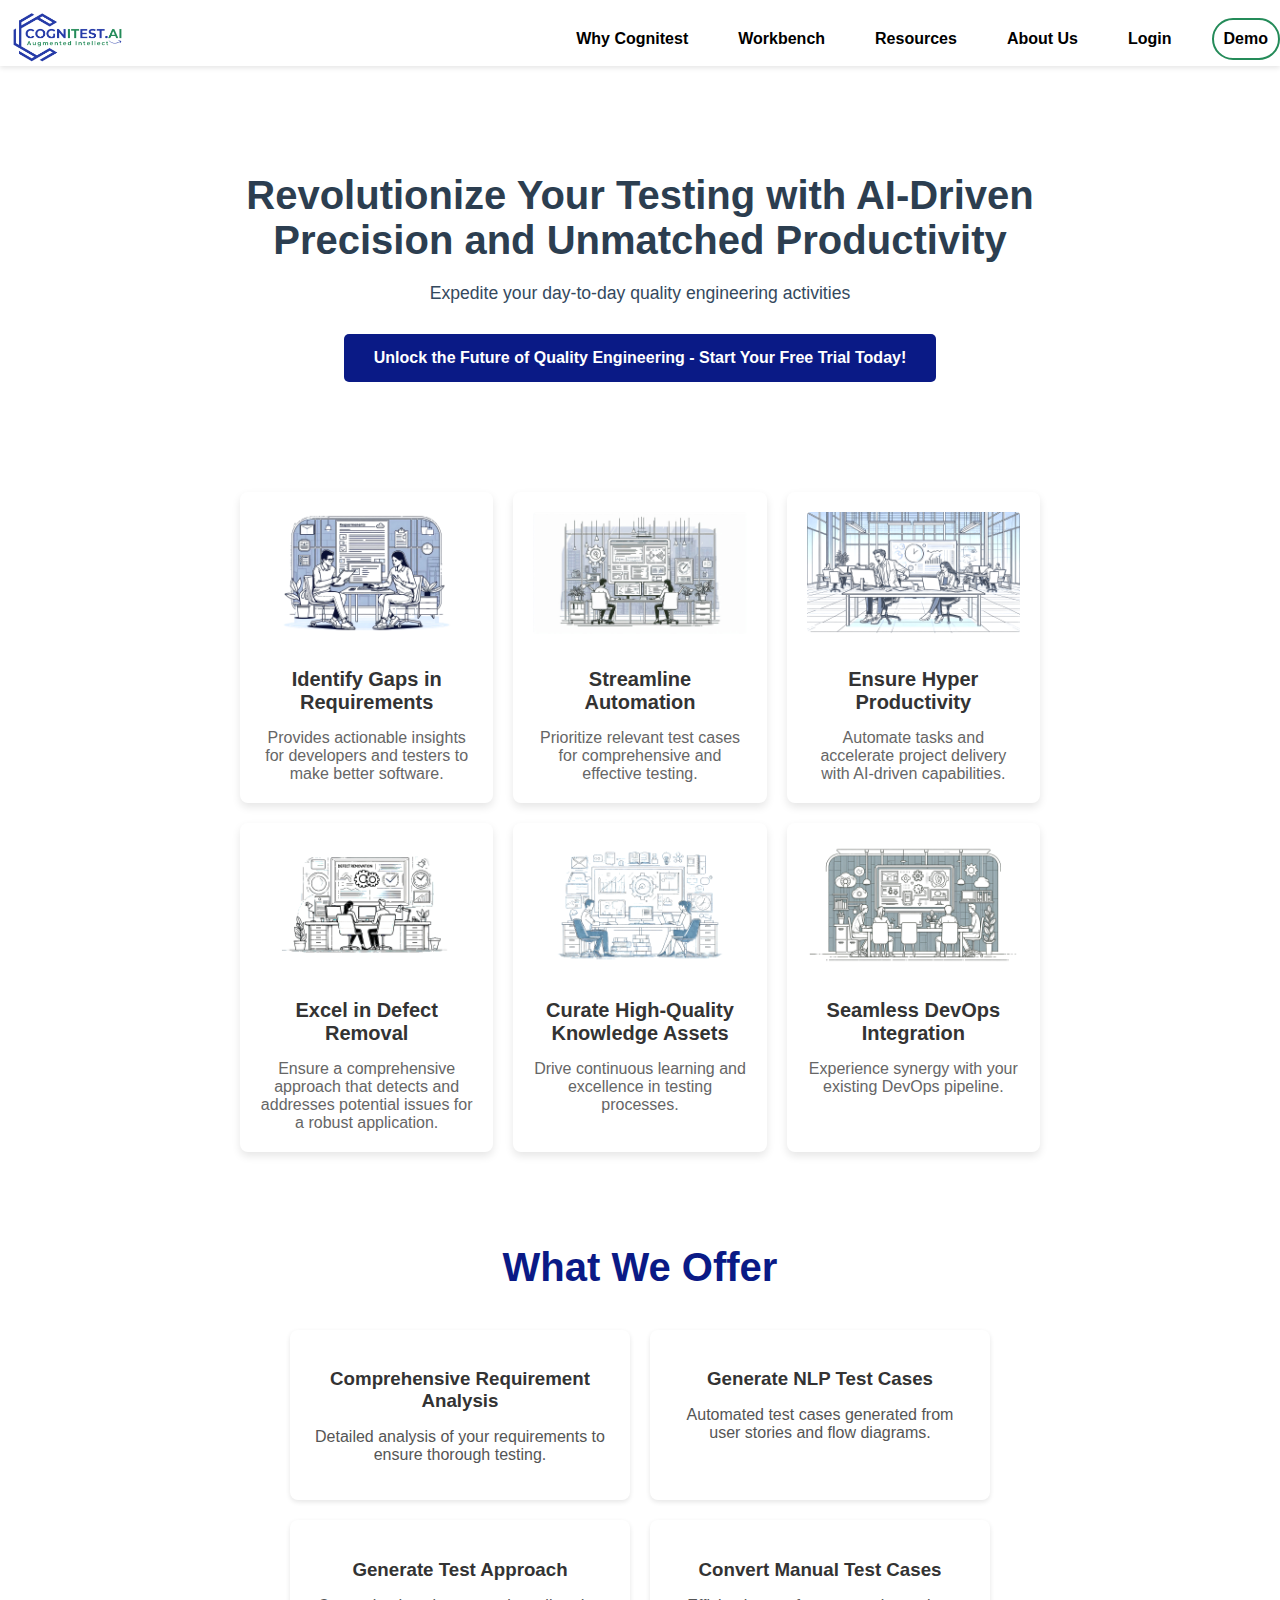
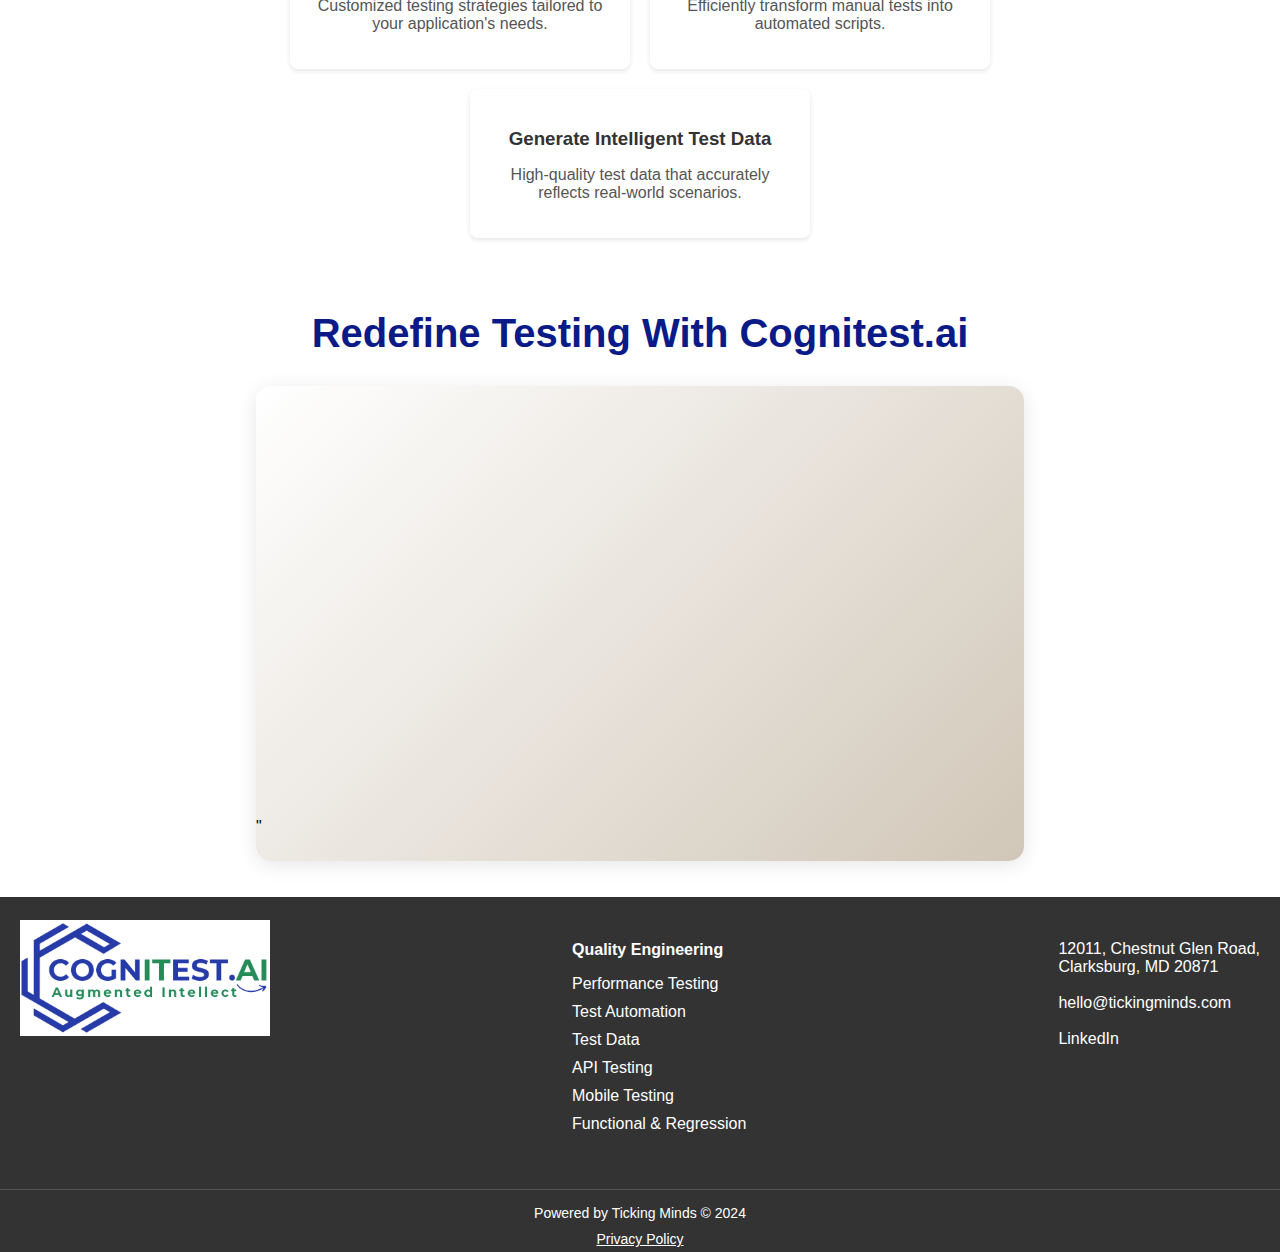
<file: index.html>
<!DOCTYPE html>
<html lang="en">

<head>
    <meta charset="UTF-8">
    <meta name="viewport" content="width=device-width, initial-scale=1.0">
    <title>Cognitest.ai</title>
    <link rel="icon" type="image/x-icon" href="#">
    <link rel="stylesheet" href="https://cdnjs.cloudflare.com/ajax/libs/font-awesome/6.4.0/css/all.min.css"
        integrity="sha512-iecdLmaskl7CVkqkXNQ/ZH/XLlvWZOJyj7Yy7tcenmpD1ypASozpmT/E0iPtmFIB46ZmdtAc9eNBvH0H/ZpiBw=="
        crossorigin="anonymous" referrerpolicy="no-referrer" />
    <link rel="stylesheet" href="style.css">
</head>

<body>
    <nav class="navbar">
        <div class="navbar-brand">
            <img src="logo (1).png" alt="Cognitest logo">
        </div>
        <div class="hamburger-menu">
            <span></span>
            <span></span>
            <span></span>
        </div>
        <ul class="navbar-menu">
            <li class="nav-item"><a href="#">Why Cognitest</a></li>
            <li class="nav-item"><a href="#">Workbench</a></li>
            <li class="nav-item dropdown">
                <a href="#">Resources</a>
                <ul class="dropdown-menu">
                    <li><a href="#">Blogs</a></li>
                </ul>
            </li>
            <li class="nav-item dropdown">
                <a href="#">About Us</a>
                <ul class="dropdown-menu">
                    <li><a href="#">Tickingminsds</a></li>
                    <li><a href="#">Leadership Team</a></li>
                    <li><a href="#">Contact Us</a></li>
                </ul>
            </li>
            <li class="nav-item"><a href="Login.html">Login</a></li>
            <li class="nav-item"><a href="#" class="demo-button">Demo</a></li>
        </ul>
    </nav>
    <div class="hero-section">
        <div class="container">
            <h1>Revolutionize Your Testing with AI-Driven Precision and Unmatched Productivity</h1>
            <p>Expedite your day-to-day quality engineering activities</p>
            <a href="#" class="cta-button">Unlock the Future of Quality Engineering - Start Your Free Trial Today!</a>
        </div>
    </div>
    <div class="container features-section">
        <div class="feature">
            <img src="Designer - RQA.png" alt="RQA">
            <h3>Identify Gaps in Requirements</h3>
            <p>Provides actionable insights for developers and testers to make better software.</p>
        </div>
        <div class="feature">
            <img src="Designer -Streamline.png" alt="Streamline">
            <h3>Streamline Automation</h3>
            <p>Prioritize relevant test cases for comprehensive and effective testing.</p>
        </div>
        <div class="feature">
            <img src="Designer-Hyper.png" alt="Hyper">
            <h3>Ensure Hyper Productivity</h3>
            <p>Automate tasks and accelerate project delivery with AI-driven capabilities.</p>
        </div>
        <div class="feature">
            <img src="Designer - Defect Remvoal.png" alt="Defect Removal">
            <h3>Excel in Defect Removal</h3>
            <p>Ensure a comprehensive approach that detects and addresses potential issues for a robust application.</p>
        </div>
        <div class="feature">
            <img src="Designer - Curate.png" alt="Curate">
            <h3>Curate High-Quality Knowledge Assets</h3>
            <p>Drive continuous learning and excellence in testing processes.</p>
        </div>
        <div class="feature">
            <img src="Designer - Seamless.png" alt="Seamless">
            <h3>Seamless DevOps Integration</h3>
            <p>Experience synergy with your existing DevOps pipeline.</p>
        </div>
    </div>
    <div class="container">
        <h2 style="color: #0a1a86;">What We Offer</h2>
        <div class="offer">
            <div class="offer-item">
                <i style="color: #0a1a86;" class="fas fa-file-alt"></i>
                <h3>Comprehensive Requirement Analysis</h3>
                <p>Detailed analysis of your requirements to ensure thorough testing.</p>
            </div>
            <div class="offer-item">
                <i style="color: #0a1a86;" class="fas fa-code"></i>
                <h3>Generate NLP Test Cases</h3>
                <p>Automated test cases generated from user stories and flow diagrams.</p>
            </div>
            <div class="offer-item">
                <i style="color: #0a1a86;" class="fas fa-chart-bar"></i>
                <h3>Generate Test Approach</h3>
                <p>Customized testing strategies tailored to your application's needs.</p>
            </div>
            <div class="offer-item">
                <i style="color: #0a1a86;" class="fas fa-robot"></i>
                <h3>Convert Manual Test Cases</h3>
                <p>Efficiently transform manual tests into automated scripts.</p>
            </div>
            <div class="offer-item">
                <i style="color: #0a1a86;" class="fas fa-database"></i>
                <h3>Generate Intelligent Test Data</h3>
                <p>High-quality test data that accurately reflects real-world scenarios.</p>
            </div>
        </div>
    </div>
    <h2 style="color: #0a1a86;">Redefine Testing With Cognitest.ai</h2>
    <div class="responsive-iframe">
        <iframe src="https://www.youtube.com/embed/sA2jFn7thCw"
            title="Revolutionize Your Testing with AI Driven Precision and Unmatched Productivity" frameborder="0"
            allow="accelerometer; autoplay; clipboard-write; encrypted-media; gyroscope; picture-in-picture; web-share"
            referrerpolicy="strict-origin-when-cross-origin" allowfullscreen></iframe>"
    </div> <br><br>
    <div class="footer" style="padding-top: 23px;">
        <div class="footer-logo">
            <img src="cognitest 1.png" alt="Company Logo">
        </div>
        <div class="footer-links">
            <h4>Quality Engineering</h4>
            <ul>
                <li><a href="#">Performance Testing</a></li>
                <li><a href="#">Test Automation</a></li>
                <li><a href="#">Test Data</a></li>
                <li><a href="#">API Testing</a></li>
                <li><a href="#">Mobile Testing</a></li>
                <li><a href="#">Functional & Regression</a></li>
            </ul>
        </div>
        <div class="footer-contact" style="padding-top: 20px;">
            <a href="http://surl.li/xgymhn">
                <i class="fas fa-map-marker-alt"></i>12011, Chestnut Glen Road,<br>Clarksburg, MD 20871</a>
            <br>
            <a href="mailto:hello@tickingminds.com">
                <i class="fas fa-envelope"></i>hello@tickingminds.com
            </a><br>
            <a href="https://www.linkedin.com/showcase/cognitest-ai/" target="_blank">
                <i class="fab fa-linkedin"></i>LinkedIn
            </a><br>
        </div>
    </div>
    <div class="footer-bottom">
        <p> Powered by Ticking Minds &copy; 2024</p>
        <p><a style="color: white;" href="#">Privacy Policy</a></p>
    </div>






    <script>
        document.querySelector('.hamburger-menu').addEventListener('click', () => {
            document.querySelector('.navbar-menu').classList.toggle('active');
        });
    </script>
</body>

</html>
</file>
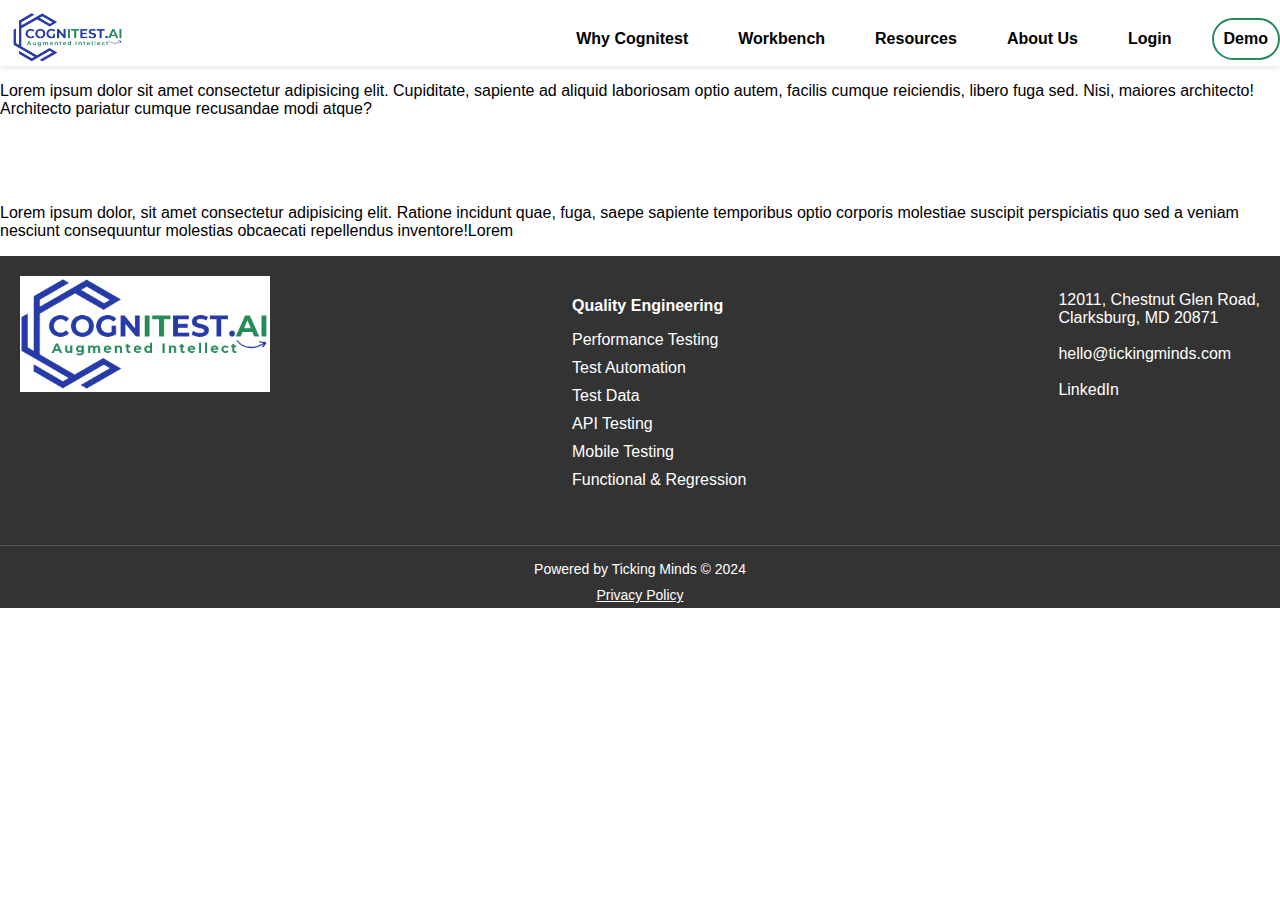
<file: Login.html>
<!DOCTYPE html>
<html lang="en">

<head>
    <meta charset="UTF-8">
    <meta name="viewport" content="width=device-width, initial-scale=1.0">
    <title>Login</title>
    <link rel="icon" type="image/x-icon" href="#">
    <link rel="stylesheet" href="https://cdnjs.cloudflare.com/ajax/libs/font-awesome/6.4.0/css/all.min.css"
        integrity="sha512-iecdLmaskl7CVkqkXNQ/ZH/XLlvWZOJyj7Yy7tcenmpD1ypASozpmT/E0iPtmFIB46ZmdtAc9eNBvH0H/ZpiBw=="
        crossorigin="anonymous" referrerpolicy="no-referrer" />
    <link rel="stylesheet" href="style.css">

</head>

<body>
    <nav class="navbar">
        <div class="navbar-brand">
            <img src="logo (1).png" alt="Cognitest logo">
        </div>
        <div class="hamburger-menu">
            <span></span>
            <span></span>
            <span></span>
        </div>
        <ul class="navbar-menu">
            <li class="nav-item"><a href="#">Why Cognitest</a></li>
            <li class="nav-item"><a href="#">Workbench</a></li>
            <li class="nav-item dropdown">
                <a href="#">Resources</a>
                <ul class="dropdown-menu">
                    <li><a href="#">Blogs</a></li>

                </ul>
            </li>
            <li class="nav-item dropdown">
                <a href="#">About Us</a>
                <ul class="dropdown-menu">
                    <li><a href="#">Tickingminsds</a></li>
                    <li><a href="#">Leadership Team</a></li>
                    <li><a href="#">Contact Us</a></li>

                </ul>
            </li>
            <li class="nav-item"><a href="#">Login</a></li>
            <li class="nav-item"><a href="#" class="demo-button">Demo</a></li>
        </ul>
    </nav>
    <div>
        <p>Lorem ipsum dolor sit amet consectetur adipisicing elit. Cupiditate, sapiente ad aliquid laboriosam optio autem, facilis cumque reiciendis, libero fuga sed. Nisi, maiores architecto! Architecto pariatur cumque recusandae modi atque?</p>
        <br><br><br>
        <p>Lorem ipsum dolor, sit amet consectetur adipisicing elit. Ratione incidunt quae, fuga, saepe sapiente temporibus optio corporis molestiae suscipit perspiciatis quo sed a veniam nesciunt consequuntur molestias obcaecati repellendus inventore!Lorem</p>
    </div>





    <div class="footer">
        <div class="footer-logo">
            <img src="cognitest 1.png" alt="Company Logo">
        </div>
        <div class="footer-links">
            <h4>Quality Engineering</h4>
            <ul>
                <li><a href="#">Performance Testing</a></li>
                <li><a href="#">Test Automation</a></li>
                <li><a href="#">Test Data</a></li>
                <li><a href="#">API Testing</a></li>
                <li><a href="#">Mobile Testing</a></li>
                <li><a href="#">Functional & Regression</a></li>
            </ul>
        </div>
        <div class="footer-contact" style="padding-top: 15px;">
            <a href="http://surl.li/xgymhn">
                <i class="fas fa-map-marker-alt"></i>12011, Chestnut Glen Road,<br>Clarksburg, MD 20871</a><br>
            <a href="mailto:hello@tickingminds.com">
                <i class="fas fa-envelope"></i> hello@tickingminds.com
            </a><br>
            <a href="https://www.linkedin.com/showcase/cognitest-ai/" target="_blank">
                <i class="fab fa-linkedin"></i>LinkedIn
            </a><br>
        </div>

    </div>

    <div class="footer-bottom">
        <p> Powered by Ticking Minds &copy; 2024</p>
        <p><a style="color: white;" href="#">Privacy Policy</a></p>
    </div>



    <script>
        document.querySelector('.hamburger-menu').addEventListener('click', () => {
            document.querySelector('.navbar-menu').classList.toggle('active');
        });
    </script>
</file>
<file: style.css>
/* General Styles */
body {
    font-family: Arial, sans-serif;
    margin: 0;
    padding: 0;
}

.navbar {
    background-color: #fff;
    display: flex;
    justify-content: space-between;
    align-items: center;
    box-shadow: 0 2px 5px rgba(0, 0, 0, 0.1);
    position: relative;
    padding-top: 12px;
}

.navbar-brand img {
    height: 50px;
    padding-left: 12px;
}

.navbar-menu {
    list-style-type: none;
    margin: 0;
    padding: 0;
    display: flex;
    align-items: center;
}

.nav-item {
    position: relative;
    margin-left: 30px;
}

.nav-item a {
    color: #000;
    text-decoration: none;
    font-weight: bold;
    padding: 10px;
    display: block;
}

.nav-item a:hover {
    color: #248b59;
}

/* Dropdown Styles */
.dropdown-menu {
    display: none;
    position: absolute;
    top: 100%;
    left: 0;
    background-color: #fff;
    list-style-type: none;
    padding: 10px 0;
    margin: 0;
    box-shadow: 0 8px 16px rgba(0, 0, 0, 0.1);
    z-index: 1000;
    width: 200px;
}

.dropdown-menu li a {
    padding: 10px 20px;
}

.dropdown:hover .dropdown-menu {
    display: block;
}

/* Demo Button Styles */
.demo-button {
    color: #248b59;
    border: 2px solid #248b59;
    border-radius: 25px;
    padding: 5px 20px;
    transition: background-color 0.3s, color 0.3s;
}

.demo-button:hover {
    color: #fff;
}

/* Hamburger Menu Styles */
.hamburger-menu {
    display: none;
    flex-direction: column;
    cursor: pointer;
}

.hamburger-menu span {
    height: 3px;
    width: 25px;
    background-color: #000;
    margin: 4px 0;
    transition: all 0.3s;
}

/* Responsive Styles */
@media (max-width: 768px) {
    .navbar-menu {
        display: none;
        flex-direction: column;
        align-items: flex-start;
        width: 100%;
        background-color: #fff;
        position: absolute;
        top: 100%;
        left: 0;
        padding: 10px 0;
        box-shadow: 0 8px 16px rgba(0, 0, 0, 0.1);
    }

    .navbar-menu.active {
        display: flex;
    }

    .nav-item {
        margin-left: 0;
        margin-bottom: 10px;
        width: 100%;
    }

    .dropdown-menu {
        position: relative;
        box-shadow: none;
        width: 100%;
        padding-left: 20px;
    }

    .hamburger-menu {
        display: flex;
    }

    .navbar {
        padding: 10px;
    }

    .navbar-brand img {
        height: 40px;
    }
}

body {
    font-family: Arial, sans-serif;
    margin: 0;
    padding: 0;
    box-sizing: border-box;
    background-color: #fff;
}

.container {
    width: 90%;
    max-width: 1200px;
    margin: 0 auto;
    padding: 20px 0;
}

.hero-section {

    text-align: center;
    padding: 50px 20px;
}

.hero-section h1 {
    font-size: 2.5rem;
    margin-bottom: 20px;
    color: #2c3e50;
}

.hero-section p {
    font-size: 1.1rem;
    color: #34495e;
    margin-bottom: 30px;
}

.hero-section .cta-button {
    background-color: #0a1a86;
    color: white;
    padding: 15px 30px;
    text-decoration: none;
    border-radius: 5px;
    font-size: 1rem;
    transition: background-color 0.3s ease;
}

.hero-section .cta-button:hover {
    background-color: #0a1a86;
}

.features-section {
    display: flex;
    flex-wrap: wrap;
    gap: 20px;
    justify-content: center;
    padding: 40px;
}

.feature {
    flex: 1 1 calc(33.333% - 40px);
    box-sizing: border-box;
    text-align: center;
    padding: 20px;
    border-radius: 8px;
    box-shadow: 0 4px 8px rgba(0, 0, 0, 0.1);
    transition: transform 0.3s, box-shadow 0.3s;
}

.feature img {
    max-width: 100%;
    height: auto;
    margin-bottom: 15px;
    border-radius: 4px;
}

.feature h3 {
    margin: 15px 0;
    font-size: 1.25em;
    color: #333;
}

.feature p {
    margin: 0;
    color: #666;
    font-size: 1em;
}

.feature:hover {
    transform: translateY(-5px);
    box-shadow: 0 8px 16px rgba(0, 0, 0, 0.15);
}

@media (max-width: 768px) {
    .feature {
        flex: 1 1 calc(50% - 20px);
    }
}

@media (max-width: 480px) {
    .feature {
        flex: 1 1 100%;
    }
}

/* Responsive Styles */
@media (max-width: 768px) {
    .feature {
        width: 100%;
    }

    .hero-section h1 {
        font-size: 2rem;
    }

    .hero-section p {
        font-size: 1rem;
    }

    .hero-section .cta-button {
        padding: 10px 20px;
        font-size: 0.9rem;
    }


}

.container {
    padding: 30px;
    border-radius: 8px;
    width: 80%;
    max-width: 800px;
}

h2 {
    color: #28a745;
    font-size: 2.5em;
    font-weight: bold;
    text-align: center;
    margin-bottom: 30px;
}

.offer {
    display: flex;
    flex-wrap: wrap;
    justify-content: center;
}

.offer-item {
    width: 300px;
    margin: 10px;
    padding: 20px;
    border-radius: 8px;
    box-shadow: 0 2px 5px rgba(0, 0, 0, 0.1);
    text-align: center;
}

.offer-item i {
    font-size: 3em;
    color: #28a745;
    margin-bottom: 15px;
}

.offer-item h3 {
    color: #333;
    font-weight: bold;
    margin-bottom: 5px;
}

.offer-item p {
    color: #555;
}

.cta-button {
    display: inline-block;
    padding: 10px 20px;
    font-size: 16px;
    font-weight: bold;
    color: #fff;
    background-color: #007bff;
    border: none;
    border-radius: 5px;
    text-align: center;
    text-decoration: none;
    transition: background-color 0.3s ease;
}

.cta-button:hover {
    background-color: #0056b3;
}

/* Responsive styling */
@media (max-width: 768px) {
    .cta-button {
        font-size: 14px;
        padding: 8px 16px;
    }
}

@media (max-width: 480px) {
    .cta-button {
        font-size: 12px;
        padding: 6px 12px;
        display: block;
        width: 100%;
        box-sizing: border-box;
    }
}

.responsive-iframe {
    position: relative;
    width: 80%;
    max-width: 800px;
    padding-top: 45%;
    margin: 0 auto;
    box-shadow: 0px 4px 20px rgba(0, 0, 0, 0.1); /* Subtle shadow */
    border-radius: 15px; /* Rounded corners */
    overflow: hidden; /* Clip content to the rounded border */
    background: linear-gradient(135deg, #ffffff, #d1c7b8); /* Soft gradient background */
    padding-bottom: 25px;
}

/* Iframe fits within the responsive container */
.responsive-iframe iframe {
    position: absolute;
    top: 0;
    left: 0;
    width: 100%;
    height: 100%;
    border: none;
    border-radius: 15px; /* Match container's rounded corners */
}

/* Media query for larger screens (like laptops) */
@media (min-width: 1024px) {
    .responsive-iframe {
        width: 60%;
        padding-top: 33.75%;
    }
}

.footer {
    display: flex;
    justify-content: space-between;
    align-items: flex-start;
    padding: 20px;
    background-color: #333;
    color: white;
    flex-wrap: wrap;
}

.footer-logo {
    width: 250px;
    margin-bottom: 20px;
}

.footer-logo img {
    max-width: 100%;
    height: auto;
}

.footer-contact {
    max-width: 300px;
    margin-bottom: 20px;
}

.footer-contact p {
    margin: 5px 0;
}

.footer-contact a {
    color: white;
    text-decoration: none;
    display: flex;
    align-items: center;
}

.footer-contact a i {
    margin-right: 10px;
}

.footer-links {
    margin-bottom: 20px;
}

.footer-links h4 {
    margin-bottom: 10px;
}

.footer-links ul {
    list-style: none;
    padding: 0;
}

.footer-links ul li {
    margin-bottom: 10px;
}

.footer-links ul li a {
    color: white;
    text-decoration: none;
}

.footer-bottom {
    display: flex;
    justify-content: center;
    align-items: center;
    width: 100%;
    border-top: 1px solid #555;
    padding-top: 10px;
    font-size: 14px;
    flex-direction: column;
    color: white;
    background-color: #333;
}

.footer-bottom p {
    margin: 5px;
    text-align: center;

}

@media (max-width: 768px) {
    .footer {
        justify-content: center;
        text-align: center;
    }

    .footer-bottom {
        flex-direction: column;
    }
}
</file>
